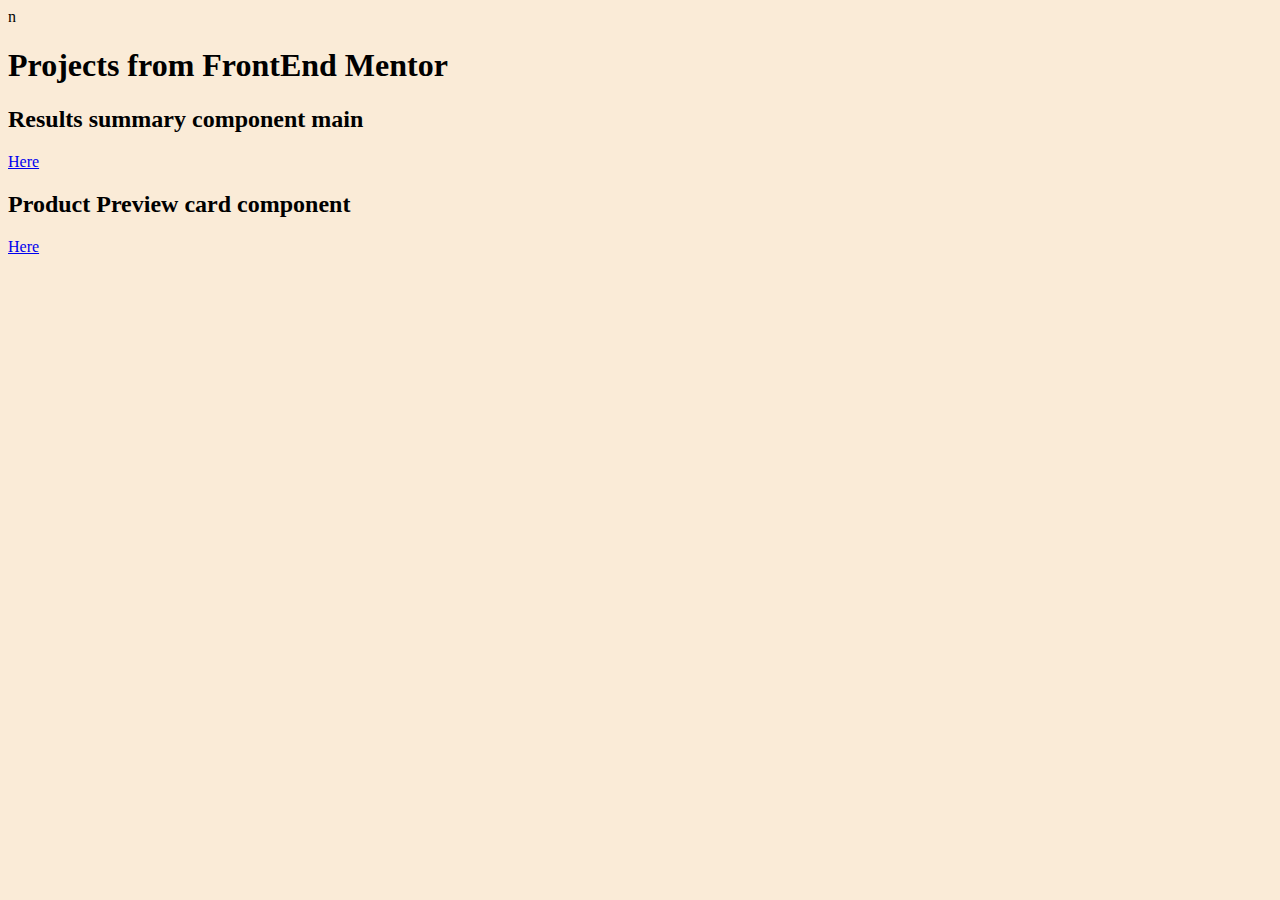
<file: index.html>
<!DOCTYPE html>
<html lang="en">

<head>
    <meta charset="UTF-8">
    <meta name="viewport" content="width=device-width, initial-scale=1.0">
    <title>Home</title>
    <link rel="stylesheet" href="style.css">n
</head>

<body>
    <h1>Projects from FrontEnd Mentor</h1>
    <h2>Results summary component main</h2>
    <a href="results-summary-component-main/index.html" role="button">Here</a>

    <h2>Product Preview card component</h2>
    <a href="product-preview-card-component-main/index.html" role="button">Here</a>
</body>

</html>
</file>
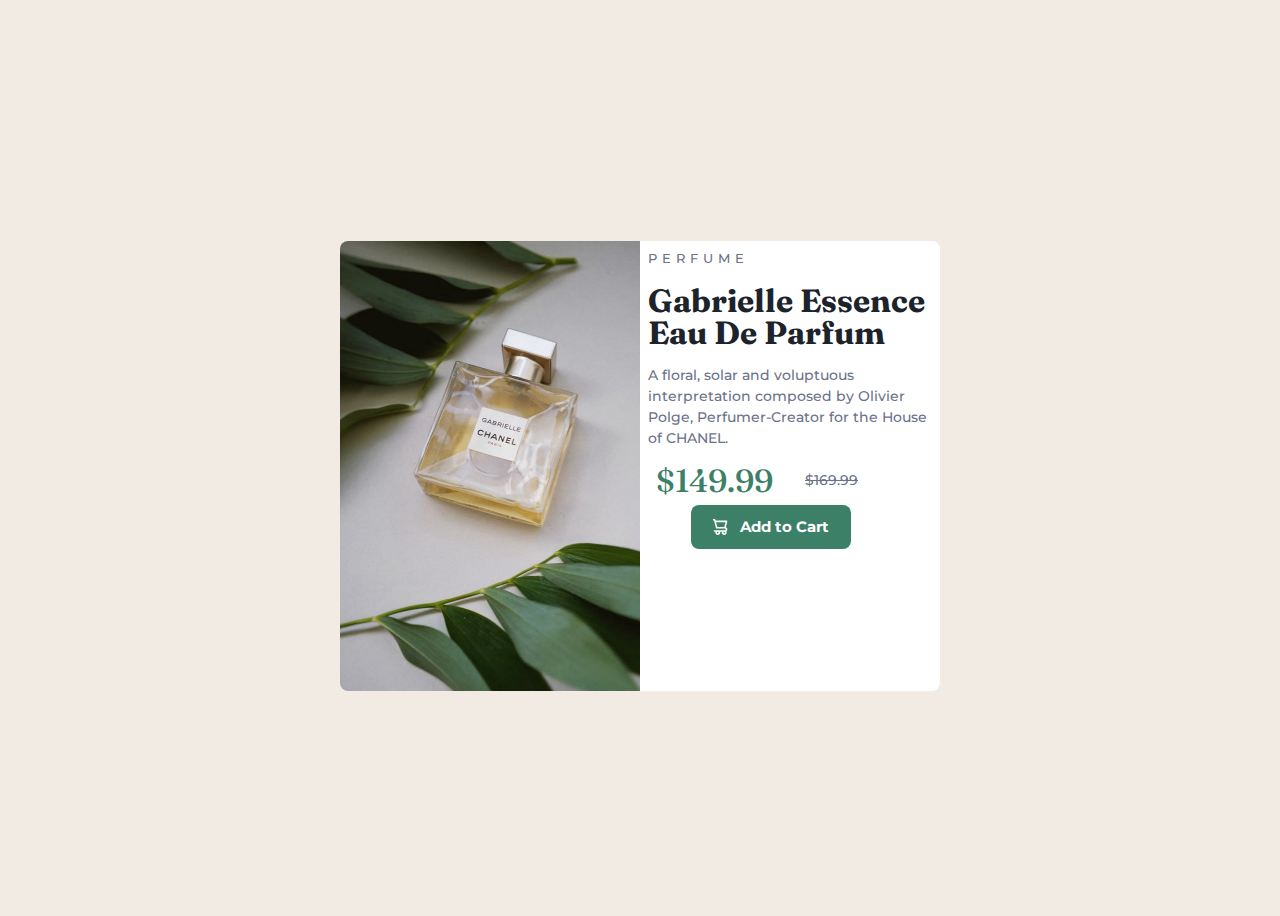
<file: product-preview-card-component-main/index.html>
<!DOCTYPE html>
<html lang="en">

<head>
  <meta charset="UTF-8">
  <meta name="viewport" content="width=device-width, initial-scale=1.0">
  <!-- displays site properly based on user's device -->
  <link rel="icon" type="image/png" sizes="32x32" href="./images/favicon-32x32.png">
  <title>Frontend Mentor | Product preview card component</title>
  <!-- Google fonts -->
  <link rel="preconnect" href="https://fonts.googleapis.com">
  <link rel="preconnect" href="https://fonts.gstatic.com" crossorigin>
  <link
    href="https://fonts.googleapis.com/css2?family=Fraunces:opsz,wght@9..144,700&family=Montserrat:wght@500;600&display=swap"
    rel="stylesheet">
  <!-- My CSS -->
  <link rel="stylesheet" href="style.css">
</head>

<body>

  <main>
    <article class="product">
      <picture class="product__img">
        <source srcset="images/image-product-desktop.jpg" media="(min-width: 600px)">
        <img src="images/image-product-mobile.jpg"
          alt="Gabrielle Essense perfume bottle laying flat on a table with green leaves above and below it">
      </picture>

      <div class="product__content">
        <p class="product__category">Perfume</p>

        <h1 class="product__title">Gabrielle Essence Eau De Parfum</h1>

        <p style="padding: 0.5rem;">A floral, solar and voluptuous interpretation composed by Olivier Polge,
          Perfumer-Creator for the House of CHANEL.</p>

        <div class="flex-group">
          <p class="product__price">
            <span class="visually-hidden">Current price:</span>
            $149.99
          </p>
          <p class="product__original-price">
            <span class="visually-hidden">Original price:</span>
            <s>$169.99</s>
          </p>
        </div>

        <button class="button" style="margin-bottom: 2%;" data-icon="shopping-cart">Add to Cart</button>
      </div>

    </article>
  </main>
</body>

</html>
</file>
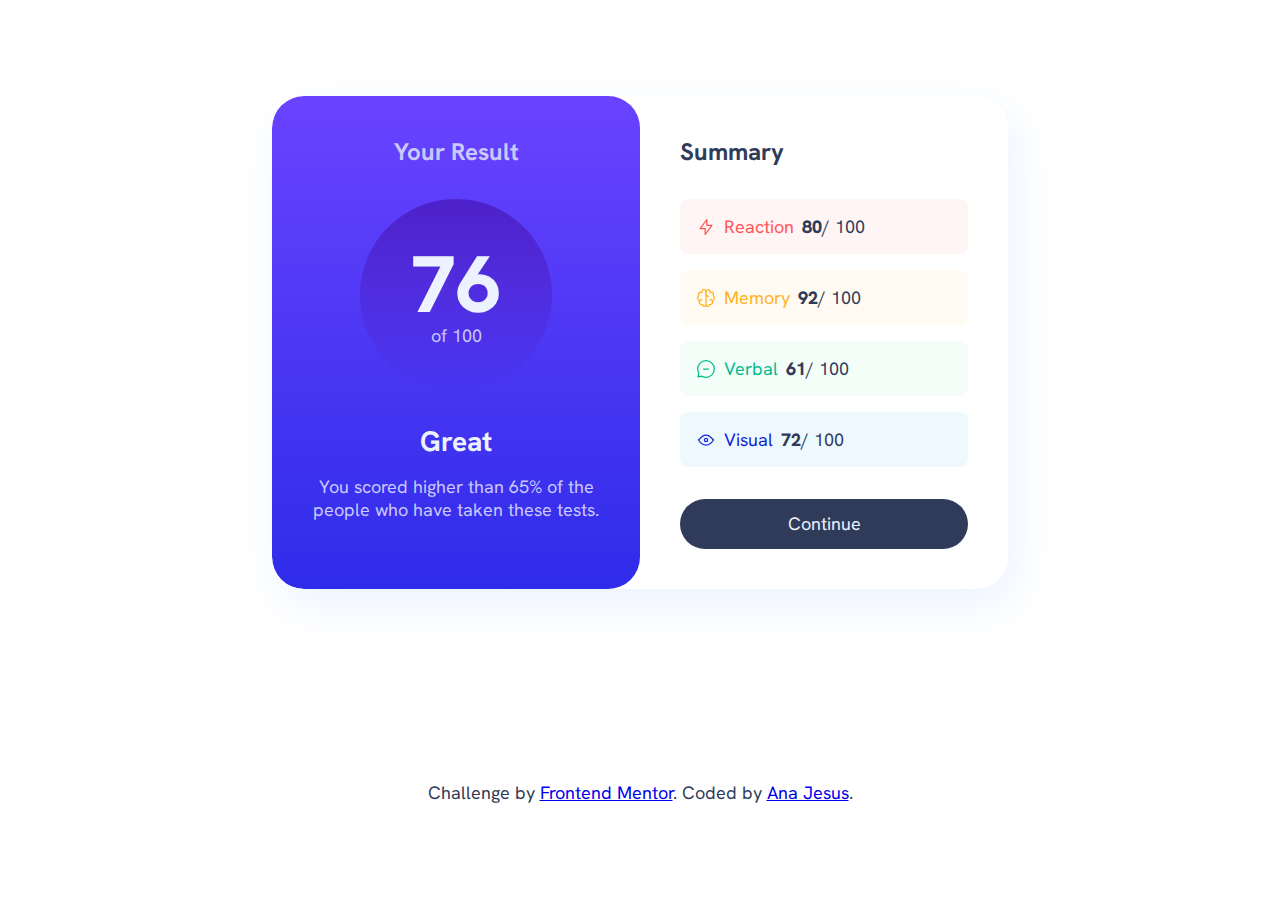
<file: results-summary-component-main/index.html>
<!DOCTYPE html>
<html lang="en">

<head>
    <meta charset="UTF-8">
    <meta name="viewport" content="width=device-width, initial-scale=1.0">
    <link rel="icon" type="image/png" sizes="32x32" href="./assets/images/favicon-32x32.png">
    <title>Frontend Mentor | Results summary component</title>
    <link rel="stylesheet" href="style.css">
</head>

<body>
    <main>
        <div class="result-summary">
            <div class="results grid-content" data-spacing="large">
                <h1 class="section-title">
                    Your Result
                </h1>
                <p class="result-score">
                    <span>76</span> of 100
                </p>
                <div class="grid-content">
                    <p class="result-rank">Great</p>
                    <p>You scored higher than 65% of the people who have taken these tests.</p>
                </div>
            </div>
            <div class="summary grid-content" data-spacing="large">
                <h2 class="section-title">Summary</h2>
                <div class="grid-content">
                    <!-- each line of summary -->
                    <div class="summary-line react">
                        <div class="sum-types">
                            <svg xmlns="http://www.w3.org/2000/svg" width="20" height="20" fill="none"
                                viewBox="0 0 20 20">
                                <path stroke="#F55" stroke-linecap="round" stroke-linejoin="round" stroke-width="1.25"
                                    d="M10.833 8.333V2.5l-6.666 9.167h5V17.5l6.666-9.167h-5Z" />
                            </svg>
                            <h3 class="sum-line-title">Reaction</h3>
                            <p class="sum-score"><span>80</span>/ 100</p>
                        </div>
                    </div>
                    <!-- each line of summary -->
                    <div class="summary-line memory">
                        <div class="sum-types ">
                            <svg xmlns="http://www.w3.org/2000/svg" width="20" height="20" fill="none"
                                viewBox="0 0 20 20">
                                <path stroke="#FFB21E" stroke-linecap="round" stroke-linejoin="round"
                                    stroke-width="1.25" d="M5.833 11.667a2.5 2.5 0 1 0 .834 4.858" />
                                <path stroke="#FFB21E" stroke-linecap="round" stroke-linejoin="round"
                                    stroke-width="1.25"
                                    d="M3.553 13.004a3.333 3.333 0 0 1-.728-5.53m.025-.067a2.083 2.083 0 0 1 2.983-2.824m.199.054A2.083 2.083 0 1 1 10 3.75v12.917a1.667 1.667 0 0 1-3.333 0M10 5.833a2.5 2.5 0 0 0 2.5 2.5m1.667 3.334a2.5 2.5 0 1 1-.834 4.858" />
                                <path stroke="#FFB21E" stroke-linecap="round" stroke-linejoin="round"
                                    stroke-width="1.25"
                                    d="M16.447 13.004a3.334 3.334 0 0 0 .728-5.53m-.025-.067a2.083 2.083 0 0 0-2.983-2.824M10 3.75a2.085 2.085 0 0 1 2.538-2.033 2.084 2.084 0 0 1 1.43 2.92m-.635 12.03a1.667 1.667 0 0 1-3.333 0" />
                            </svg>
                            <h3 class="sum-line-title">Memory</h3>
                            <p class="sum-score"><span>92</span>/ 100</p>
                        </div>
                    </div>
                    <!-- each line of summary -->
                    <div class="summary-line verbal">
                        <div class="sum-types ">
                            <div><svg xmlns="http://www.w3.org/2000/svg" width="20" height="20" fill="none"
                                    viewBox="0 0 20 20">
                                    <path stroke="#00BB8F" stroke-linecap="round" stroke-linejoin="round"
                                        stroke-width="1.25"
                                        d="M7.5 10h5M10 18.333A8.333 8.333 0 1 0 1.667 10c0 1.518.406 2.942 1.115 4.167l-.699 3.75 3.75-.699A8.295 8.295 0 0 0 10 18.333Z" />
                                </svg></div>
                            <h3 class="sum-line-title">Verbal</h3>
                            <p class="sum-score"><span>61</span>/ 100</p>
                        </div>
                    </div>
                    <!-- each line of summary -->
                    <div class="summary-line visual">
                        <div class="sum-types ">
                            <svg xmlns="http://www.w3.org/2000/svg" width="20" height="20" fill="none"
                                viewBox="0 0 20 20">
                                <path stroke="#1125D6" stroke-linecap="round" stroke-linejoin="round"
                                    stroke-width="1.25"
                                    d="M10 11.667a1.667 1.667 0 1 0 0-3.334 1.667 1.667 0 0 0 0 3.334Z" />
                                <path stroke="#1125D6" stroke-linecap="round" stroke-linejoin="round"
                                    stroke-width="1.25"
                                    d="M17.5 10c-1.574 2.492-4.402 5-7.5 5s-5.926-2.508-7.5-5C4.416 7.632 6.66 5 10 5s5.584 2.632 7.5 5Z" />
                            </svg>
                            <h3 class="sum-line-title">Visual</h3>
                            <p class="sum-score"><span>72</span>/ 100</p>
                        </div>
                    </div>
                </div>
                <button class="btn-sum">Continue</button>
            </div>
        </div>
    </main>
    <div class="attribution">
        Challenge by <a href="https://www.frontendmentor.io?ref=challenge" target="_blank">Frontend Mentor</a>.
        Coded by <a href="#">Ana Jesus</a>.
    </div>
</body>

</html>
</file>
<file: style.css>
body {
    background-color: antiquewhite;
}
</file>
<file: product-preview-card-component-main/style.css>
:root {
  --clr-primary-400: hsl(158, 36%, 37%);
  --clr-primary-500: hsl(158, 36%, 20%);
  --clr-secondary-200: hsl(30, 38%, 92%);

  --clr-neutral-900: hsl(212, 21%, 14%);
  --clr-neutral-400: hsl(228, 12%, 48%);
  --clr-neutral-100: hsl(0, 0%, 100%);

  --ff-accent: "Fraunces", serif;
  --ff-base: "Montserrat", sans-serif;

  --fw-regular: 500;
  --fw-bold: 700;
}

/*
  1. Use a more-intuitive box-sizing model.
*/
*,
*::before,
*::after {
  box-sizing: border-box;
}

/*
  2. Remove default margin
*/
* {
  margin: 0;
}

/*
  3. Allow percentage-based heights in the application
*/
html,
body {
  height: 100%;
}

/*
  Typographic tweaks!
  4. Add accessible line-height
  5. Improve text rendering
*/
body {
  line-height: 1.5;
  -webkit-font-smoothing: antialiased;
}

/*
  6. Improve media defaults
*/
img,
picture,
video,
canvas,
svg {
  display: block;
  max-width: 100%;
}

/*
  7. Remove built-in form typography styles
*/
input,
button,
textarea,
select {
  font: inherit;
}

/*
  8. Avoid text overflows
*/
p,
h1,
h2,
h3,
h4,
h5,
h6 {
  overflow-wrap: break-word;
}

h1,
h2,
h3 {
  line-height: 1;
}

/* general styling */

body {
  font-family: var(--ff-base);
  font-weight: var(--fw-regular);
  font-size: 0.875rem;
  color: var(--clr-neutral-400);
  background-color: var(--clr-secondary-200);

  /* for this project only */
  display: grid;
  place-content: center;
  margin: 1rem;
}

/* utilities */

.flex-group {
  display: flex;
  gap: 1rem;
  flex-wrap: wrap;
  align-items: center;
}

.visually-hidden:not(:focus):not(:active) {
  clip: rect(0 0 0 0);
  clip-path: inset(50%);
  height: 1px;
  overflow: hidden;
  position: absolute;
  white-space: nowrap;
  width: 1px;
}

/* button */
.button {
  cursor: pointer;
  text-decoration: none;
  display: inline-flex;
  gap: 0.75rem;
  justify-content: center;
  align-items: center;

  border: 0;
  border-radius: 0.5rem;
  padding: 0.75em 1.5em;
  background-color: var(--clr-primary-400);
  color: var(--clr-neutral-100);
  font-weight: var(--fw-bold);
  font-size: 0.925rem;
  margin: 0 17% ;
}

.button[data-icon="shopping-cart"]::before {
  content: "";
  background-image: url("images/icon-cart.svg");
  width: 15px;
  height: 16px;
}

.button:is(:hover, :focus) {
  background-color: var(--clr-primary-500);
}

/* product styles */
.product {
  --content-padding: 1.5rem;
  --content-spacing: 1rem;

  display: grid;
  background-color: var(--clr-neutral-100);
  border-radius: 0.5rem;
  overflow: hidden;
  max-width: 600px;
}

@media (min-width: 600px) {
  .product {
    --content-padding: 2rem;
    grid-template-columns: 1fr 1fr;
  }
}

.product__content {
  gap: var(--content-spacing);

}

.product__category {
  font-size: 0.8125rem;
  letter-spacing: 5px;
  text-transform: uppercase;
  padding: 0.5rem;
}

.product__title {
  font-size: 2rem;
  font-family: var(--ff-accent);
  color: var(--clr-neutral-900);
  padding: 0.5rem;
}

.product__price {
  font-size: 2rem;
  font-family: var(--ff-accent);
  color: var(--clr-primary-400);
  padding: 0 1rem 0;
}
</file>
<file: results-summary-component-main/style.css>
/* variable font */
@font-face {
  font-family: 'HankenGrotesk';
  font-display: swap;
  font-weight: 100 900;
  src: url(assets/fonts/HankenGrotesk-VariableFont_wght.ttf) format('truetype');
}

:root {
  --clr-bg: #ECF2FF;
  --clr-card-blue: linear-gradient(180deg, #7755FF 0%, #6943FF 0.01%, #2F2CE9 100%);
  --clr-card-span-blue: linear-gradient(180deg, #4D21C9 0%, rgba(37, 33, 201, 0) 100%, rgba(37, 33, 201, 0) 100%);
  --clr-reaction-dark: #FF5555;
  --clr-reaction-light: linear-gradient(0deg, #FF5555, #FF5555),
    linear-gradient(0deg, rgba(255, 255, 255, 0.95), rgba(255, 255, 255, 0.95));

  --clr-memory-dark: #FFB21E;
  --clr-memory-light: linear-gradient(0deg, #FFB21E, #FFB21E),
    linear-gradient(0deg, rgba(255, 255, 255, 0.95), rgba(255, 255, 255, 0.95));
  --clr-verbal-dark: #00BB8F;
  --clr-verbal-light: linear-gradient(0deg, #00BB8F, #00BB8F),
    linear-gradient(0deg, rgba(255, 255, 255, 0.95), rgba(255, 255, 255, 0.95));
  --clr-visual-dark: #1125D6;
  --clr-visual-light: linear-gradient(0deg, #1125D6, #1125D6),
    linear-gradient(0deg, rgba(255, 255, 255, 0.95), rgba(255, 255, 255, 0.95));
  --clr-button-sum: #303B59;

  --font-family: 'HankenGrotesk', sans-serif;

  --fw-regular: 500;
  --fw-bold: 700;
  --fw-black: 800;

  --br-card: 2rem;
}


*,
*::before,
*::after {
  box-sizing: border-box;
}

* {
  margin: 0;
  font: inherit;
}

img,
svg {
  display: block;
  max-width: 100%;
}

body {
  font-family: var(--font-family);
  font-size: 1.125rem;
  color: var(--clr-button-sum);
}

/* breakpoint */
@media(min-width: 600px) {
  body {
    min-height: 100vh;
    display: grid;
    place-items: center;
  }
}

.grid-content {
  display: grid;
  align-content: start;
  gap: 1rem;
}

.grid-content[data-spacing="large"] {
  gap: 2rem;
}

.section-title {
  font-weight: var(--fw-bold);
  font-size: 1.5rem;
}

.btn-sum {
  color: var(--clr-bg);
  line-height: 1;
  background-color: var(--clr-button-sum);
  padding: 1rem 2rem;
  border: 0;
  border-radius: 100vh;
  cursor: pointer;
}

.btn-sum:hover,
.btn-sum:focus-visible {
  background: var(--clr-card-blue);
}

.result-summary {
  /* put the padding on the parent and then we call on the child */
  --padding: 2.5rem;
  border-radius: var(--br-card);
  max-width: 46rem;
  display: grid;
}

@media (min-width:600px) {
  .result-summary {
    margin-inline: 1rem;
    grid-template-columns: 1fr 1fr;
    border-radius: var(--br-card);
    overflow: hidden;
    box-shadow: 0.5rem 1rem 3rem var(--clr-bg);
  }
}

.results,
.summary {
  padding: var(--padding);
}

.results {
  text-align: center;
  background: var(--clr-card-blue);
  color: #CAC9FF;
  border-radius: 0 0 var(--br-card) var(--br-card);
}

@media (min-width:600px) {
  .results {
    border-radius: var(--br-card);
  }
}

.result-score {
  display: grid;
  place-content: center;
  width: 12rem;
  margin-inline: auto;
  background: linear-gradient(180deg, #4D21C9 0%, rgba(37, 33, 201, 0) 100%, rgba(37, 33, 201, 0) 100%);
  aspect-ratio: 1 / 1;
  border-radius: 50%;
}

.result-score span {
  display: block;
  font-size: 5rem;
  font-weight: var(--fw-black);
  line-height: 1;
  color: var(--clr-bg);
}

.result-rank {
  color: var(--clr-bg);
  font-size: 1.75rem;
  font-weight: var(--fw-bold);
}

.summary-line {
  display: flex;
  justify-content: space-between;
  align-items: center;
  padding: 1rem;
  border-radius: 0.5rem;
}

.sum-types {
  display: flex;
  align-items: center;
  gap: 0.5rem;
  flex-wrap: wrap;
}

.react .sum-line-title {
  color: var(--clr-reaction-dark);
}

.react {
  background: rgba(255, 236, 236, 0.511);

}

.memory .sum-line-title {
  color: var(--clr-memory-dark);
}

.memory {
  background: rgba(255, 248, 235, 0.632);

}

.verbal .sum-line-title {
  color: var(--clr-verbal-dark);
}

.verbal {
  background: rgb(244, 254, 249);

}

.visual .sum-line-title {
  color: var(--clr-visual-dark);
}

.visual {
  background: #e8f5ffbd;

}

.sum-score {
  display: flex;
  justify-content: space-evenly;
  align-items: center;
  
}

.sum-score span {
  font-weight: var(--fw-black);
  }
</file>
